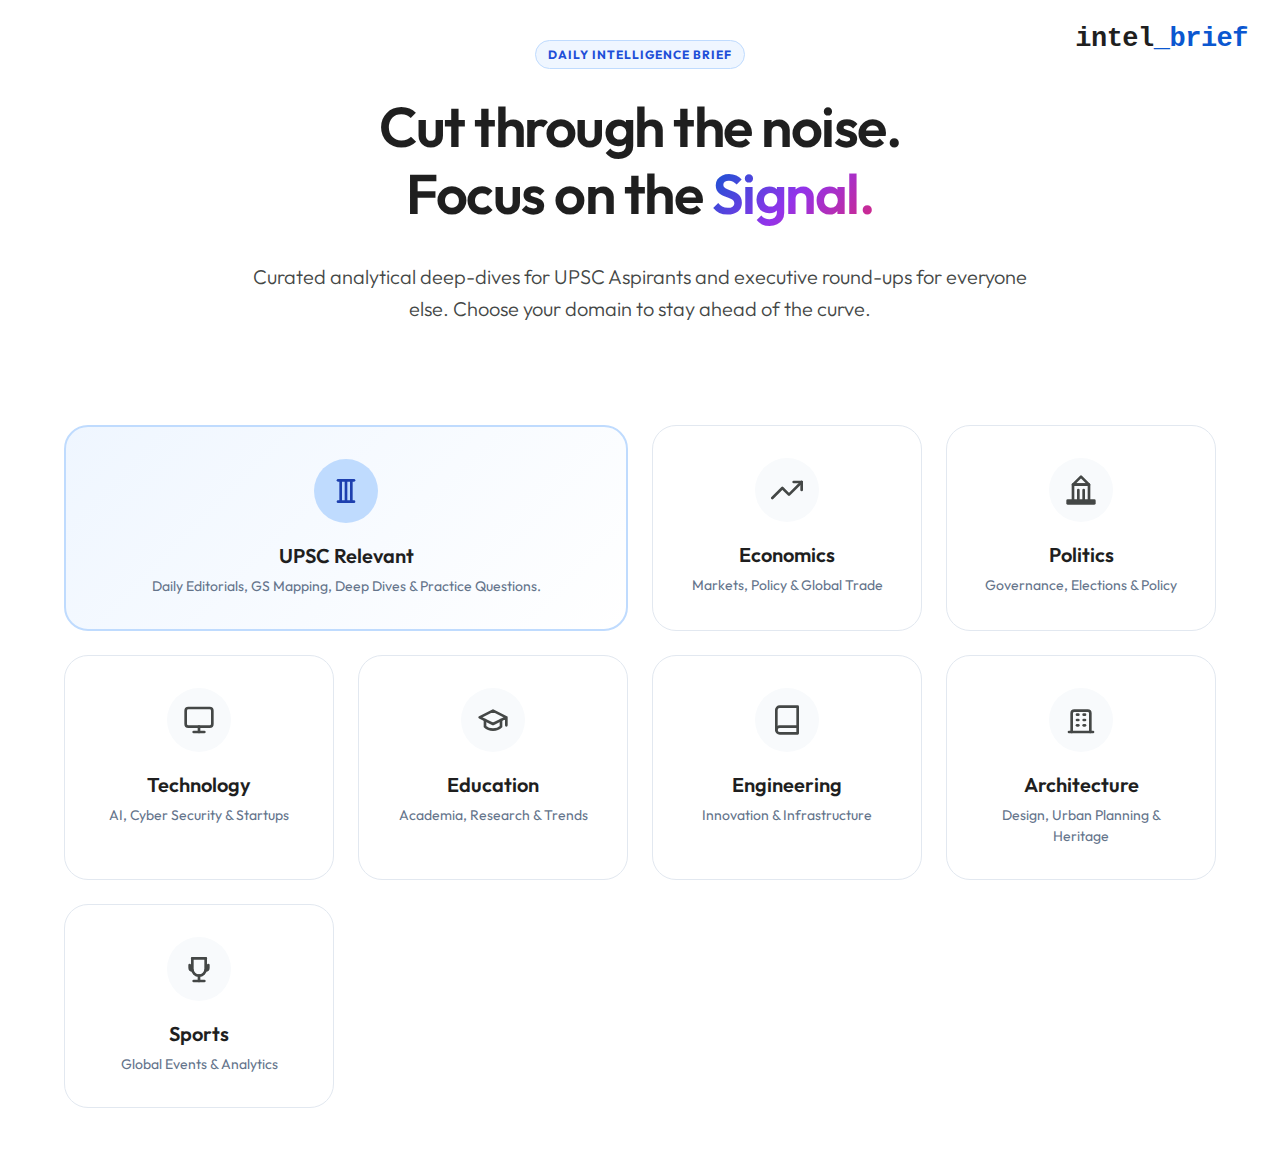
<file: index.html>
<!DOCTYPE html>
<html lang="en">
<head>
    <meta charset="UTF-8">
    <meta name="viewport" content="width=device-width, initial-scale=1.0">
    <title>News Hub | Choose Your Feed</title>
    <link href="https://fonts.googleapis.com/css2?family=Outfit:wght@300;400;500;600;700&display=swap" rel="stylesheet">
    
    <link rel="stylesheet" href="styles.css">
</head>
<body>
    <div class="logo">
        <a href="index.html" class="top-logo">intel<span class="logo-accent">_brief</span></a>
    </div>
    <div class="main-container">
        
        <div class="hero">
            <span class="hero-badge">Daily Intelligence Brief</span>
            <h1>Cut through the noise.<br>Focus on the <span class="highlight-text">Signal.</span></h1>
            <p>Curated analytical deep-dives for UPSC Aspirants and executive round-ups for everyone else. Choose your domain to stay ahead of the curve.</p>
        </div>

        <div class="category-grid">
            <a href="../UPSC Relevant Section/index.html" class="card upsc-card">
                <div class="card-icon">
                    <svg xmlns="http://www.w3.org/2000/svg" width="32" height="32" viewBox="0 0 24 24" fill="none" stroke="currentColor" stroke-width="2" stroke-linecap="round" stroke-linejoin="round">
                        <path d="M6 4h12"/>
                        <path d="M6 20h12"/>
                        <path d="M8 4v16"/>
                        <path d="M16 4v16"/>
                        <path d="M12 4v16"/>
                    </svg>
                </div>

                <h3>UPSC Relevant</h3>
                <p>Daily Editorials, GS Mapping, Deep Dives & Practice Questions.</p>
            </a>

            <!-- Economics -->
            <a href="../General News/index.html?category=Economics" class="card">
                <div class="card-icon">
                    <svg xmlns="http://www.w3.org/2000/svg" width="32" height="32" viewBox="0 0 24 24" fill="none" stroke="currentColor" stroke-width="2" stroke-linecap="round" stroke-linejoin="round">
                        <polyline points="23 6 13.5 15.5 8.5 10.5 1 18"></polyline>
                        <polyline points="17 6 23 6 23 12"></polyline>
                    </svg>
                </div>
                <h3>Economics</h3>
                <p>Markets, Policy & Global Trade</p>
            </a>

            <!-- Politics -->
            <a href="../General News/index.html?category=Politics" class="card">
                <div class="card-icon">
                    <!-- Icon: Capitol Building (Governance) -->
                    <svg xmlns="http://www.w3.org/2000/svg" width="32" height="32" viewBox="0 0 24 24" fill="none" stroke="currentColor" stroke-width="2" stroke-linecap="round" stroke-linejoin="round">
                        <rect x="2" y="20" width="20" height="2"/>
                        <path d="M6 20V8h12v12"/>
                        <path d="M12 2L6 8h12l-6-6z"/>
                        <line x1="10" y1="20" x2="10" y2="12"/>
                        <line x1="14" y1="20" x2="14" y2="12"/>
                    </svg>
                </div>
                <h3>Politics</h3>
                <p>Governance, Elections & Policy</p>
            </a>

            <!-- Technology -->
            <a href="../General News/index.html?category=Technology"  class="card">
                <div class="card-icon">
                    <svg xmlns="http://www.w3.org/2000/svg" width="32" height="32" viewBox="0 0 24 24" fill="none" stroke="currentColor" stroke-width="2" stroke-linecap="round" stroke-linejoin="round"><rect x="2" y="3" width="20" height="14" rx="2" ry="2"></rect><line x1="8" y1="21" x2="16" y2="21"></line><line x1="12" y1="17" x2="12" y2="21"></line></svg>
                </div>
                <h3>Technology</h3>
                <p>AI, Cyber Security & Startups</p>
            </a>

            <!-- Education -->
            <a href="../General News/index.html?category=Education"  class="card">
                <div class="card-icon">
                    <svg xmlns="http://www.w3.org/2000/svg" width="32" height="32" viewBox="0 0 24 24" fill="none" stroke="currentColor" stroke-width="2" stroke-linecap="round" stroke-linejoin="round"><path d="M22 10v6M2 10l10-5 10 5-10 5z"/><path d="M6 12v5c3 3 9 3 12 0v-5"/></svg>
                </div>
                <h3>Education</h3>
                <p>Academia, Research & Trends</p>
            </a>

            <!-- Engineering -->
            <a href="../General News/index.html?category=Engineering"  class="card">
                <div class="card-icon">
                    <!-- Icon: Book (Engineering) -->
                    <svg xmlns="http://www.w3.org/2000/svg" width="32" height="32" viewBox="0 0 24 24" fill="none" stroke="currentColor" stroke-width="2" stroke-linecap="round" stroke-linejoin="round">
                        <path d="M4 19.5A2.5 2.5 0 0 1 6.5 17H20"></path>
                        <path d="M6.5 2H20v20H6.5A2.5 2.5 0 0 1 4 19.5v-15A2.5 2.5 0 0 1 6.5 2z"></path>
                    </svg>
                </div>
                <h3>Engineering</h3>
                <p>Innovation & Infrastructure</p>
            </a>

            <!-- Architecture -->
            <a href="../General News/index.html?category=Architecture"  class="card">
                <div class="card-icon">
                    <svg xmlns="http://www.w3.org/2000/svg" width="32" height="32" viewBox="0 0 24 24" fill="none" stroke="currentColor" stroke-width="2" stroke-linecap="round" stroke-linejoin="round"><path d="M3 21h18"/><path d="M9 8h1"/><path d="M9 12h1"/><path d="M9 16h1"/><path d="M14 8h1"/><path d="M14 12h1"/><path d="M14 16h1"/><path d="M5 21V7c0-1.1.9-2 2-2h10c1.1 0 2 .9 2 2v14"/></svg>
                </div>
                <h3>Architecture</h3>
                <p>Design, Urban Planning & Heritage</p>
            </a>

            <!-- Sports -->
            <a href="../General News/index.html?category=Sports"  class="card">
                <div class="card-icon">
                    <!-- Icon: Trophy -->
                    <svg xmlns="http://www.w3.org/2000/svg" width="32" height="32" viewBox="0 0 24 24" fill="none" stroke="currentColor" stroke-width="2" stroke-linecap="round" stroke-linejoin="round">
                        <path d="M8 21h8"/>
                        <path d="M12 17v4"/>
                        <path d="M7 4h10"/>
                        <path d="M17 4v8a5 5 0 0 1-10 0V4"/>
                        <path d="M5 9v2a2 2 0 0 0 2 2"/>
                        <path d="M19 9v2a2 2 0 0 1-2 2"/>
                    </svg>
                </div>
                <h3>Sports</h3>
                <p>Global Events & Analytics</p>
            </a>

        </div>
    </div>

</body>
</html>
</file>
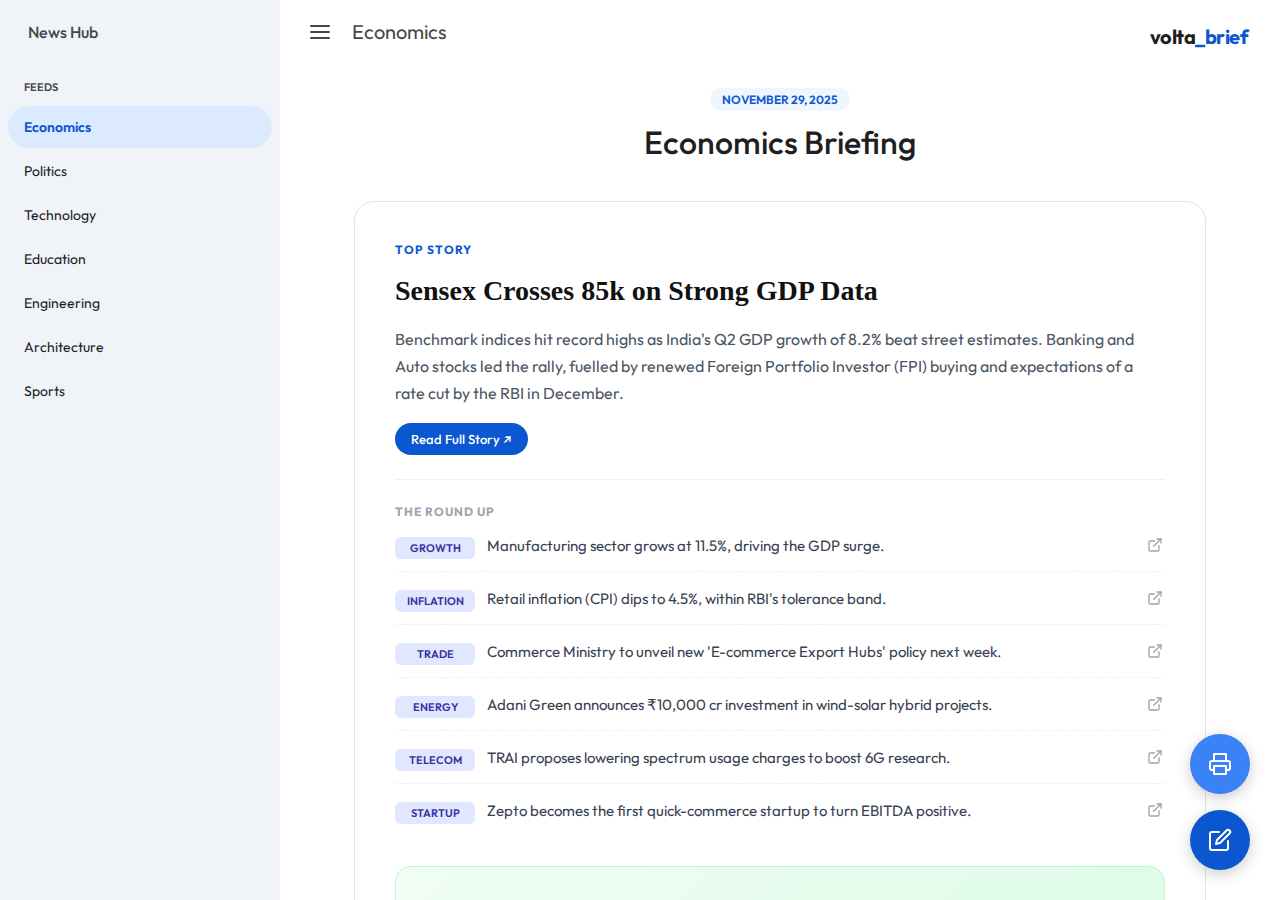
<file: General News/index.html>
<!DOCTYPE html>
<html lang="en">
<head>
    <meta charset="UTF-8">
    <meta name="viewport" content="width=device-width, initial-scale=1.0">
    <title>Daily News Brief | volta_brief</title>
    <link href="https://fonts.googleapis.com/css2?family=Outfit:wght@300;400;500;600&family=Roboto:wght@300;400;500;700&display=swap" rel="stylesheet">
    
    <script src="database.js"></script>
    <link rel="stylesheet" href="styles.css">
</head>

<body>
    <!-- Logo -->
    <a href="index.html" class="top-logo">volta<span class="logo-accent">_brief</span></a>

    <!-- Highlighter Tooltip -->
    <div id="highlight-tooltip">
        <div class="color-btn" style="background: #fef08a;" onclick="applyHighlight('#fef08a')"></div>
        <div class="color-btn" style="background: #bbf7d0;" onclick="applyHighlight('#bbf7d0')"></div>
        <div class="color-btn" style="background: #bfdbfe;" onclick="applyHighlight('#bfdbfe')"></div>
        <div class="color-btn" style="background: #fbcfe8;" onclick="applyHighlight('#fbcfe8')"></div>
        <div class="color-btn remove" onclick="removeHighlight()">&times;</div>
    </div>

    <!-- Floating Notepad -->
    <div id="notepad-container">
        <div class="notepad-header">
            <span class="notepad-title">My Notes</span>
            <div class="notepad-actions">
                <button onclick="downloadNotes()" title="Download PDF"><svg xmlns="http://www.w3.org/2000/svg" width="18" height="18" viewBox="0 0 24 24" fill="none" stroke="currentColor" stroke-width="2" stroke-linecap="round" stroke-linejoin="round"><path d="M21 15v4a2 2 0 0 1-2 2H5a2 2 0 0 1-2-2v-4"></path><polyline points="7 10 12 15 17 10"></polyline><line x1="12" y1="15" x2="12" y2="3"></line></svg></button>
                <button onclick="toggleNotepad()" title="Close"><svg xmlns="http://www.w3.org/2000/svg" width="18" height="18" viewBox="0 0 24 24" fill="none" stroke="currentColor" stroke-width="2" stroke-linecap="round" stroke-linejoin="round"><line x1="18" y1="6" x2="6" y2="18"></line><line x1="6" y1="6" x2="18" y2="18"></line></svg></button>
            </div>
        </div>
        <textarea id="notepad-area" placeholder="Type your notes here... (Saved automatically)"></textarea>
    </div>

    <!-- Floating Action Buttons -->
    <div class="fab-container">
        <div id="pdf-fab" class="fab" onclick="downloadBulletinPDF()" title="Print Bulletin to PDF">
            <svg xmlns="http://www.w3.org/2000/svg" width="24" height="24" viewBox="0 0 24 24" fill="none" stroke="currentColor" stroke-width="2" stroke-linecap="round" stroke-linejoin="round"><polyline points="6 9 6 2 18 2 18 9"></polyline><path d="M6 18H4a2 2 0 0 1-2-2v-5a2 2 0 0 1 2-2h16a2 2 0 0 1 2 2v5a2 2 0 0 1-2 2h-2"></path><rect x="6" y="14" width="12" height="8"></rect></svg>
        </div>
        <div id="notepad-fab" class="fab" onclick="toggleNotepad()" title="Open Notepad">
            <svg xmlns="http://www.w3.org/2000/svg" width="24" height="24" viewBox="0 0 24 24" fill="none" stroke="currentColor" stroke-width="2" stroke-linecap="round" stroke-linejoin="round"><path d="M11 4H4a2 2 0 0 0-2 2v14a2 2 0 0 0 2 2h14a2 2 0 0 0 2-2v-7"></path><path d="M18.5 2.5a2.121 2.121 0 0 1 3 3L12 15l-4 1 1-4 9.5-9.5z"></path></svg>
        </div>
    </div>

    <!-- Mobile Overlay -->
    <div id="mobile-overlay" onclick="toggleSidebar()"></div>

    <!-- Sidebar -->
    <aside id="sidebar">
        <div class="sidebar-header">
            <button onclick="toggleSidebar()" class="btn-icon" style="display: none;">
               <svg xmlns="http://www.w3.org/2000/svg" width="24" height="24" viewBox="0 0 24 24" fill="none" stroke="currentColor" stroke-width="2" stroke-linecap="round" stroke-linejoin="round"><line x1="18" y1="6" x2="6" y2="18"></line><line x1="6" y1="6" x2="18" y2="18"></line></svg>
            </button>
            <div class="brand-text" style="margin-left: 12px;">News Hub</div>
        </div>
        
        <div class="category-container">
            <div class="category-label">Feeds</div>
            <div id="categoryList">
                <!-- Injected by JS -->
            </div>
        </div>
    </aside>

    <!-- Main Content -->
    <main>
        <header>
            <div class="header-title">
                <button onclick="toggleSidebar()" class="btn-icon">
                    <svg xmlns="http://www.w3.org/2000/svg" width="24" height="24" viewBox="0 0 24 24" fill="none" stroke="currentColor" stroke-width="2" stroke-linecap="round" stroke-linejoin="round"><line x1="3" y1="12" x2="21" y2="12"></line><line x1="3" y1="6" x2="21" y2="6"></line><line x1="3" y1="18" x2="21" y2="18"></line></svg>
                </button>
                <span id="headerCategory">News</span>
            </div>
        </header>

        <div id="content-scroll">
            <div class="container">
                <div class="page-header">
                    <span id="displayDate" class="date-badge">Today</span>
                    <h2 id="displayHeadline" class="main-headline">Loading...</h2>
                </div>
                
                <div id="bulletinContainer">
                    <!-- Bulletin Card Injected Here -->
                </div>
                
            </div>
        </div>
    </main>

    <script src="scripts.js"></script>
</body>

</html>
</file>
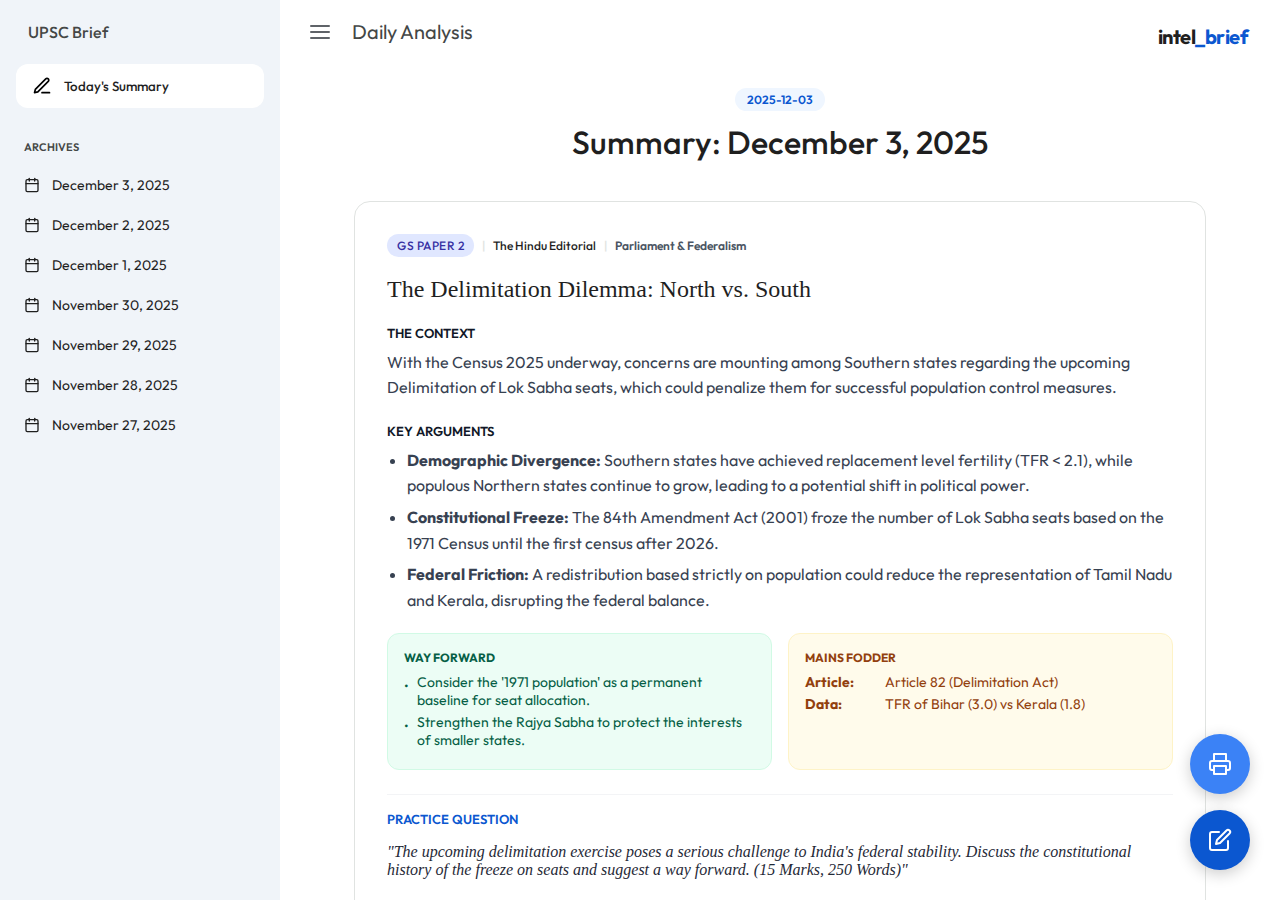
<file: UPSC Relevant Section/index.html>
<!DOCTYPE html>
<html lang="en">
<head>
    <meta charset="UTF-8">
    <meta name="viewport" content="width=device-width, initial-scale=1.0">
    <title> UPSC Daily Brief | intel_brief </title>
    <link href="https://fonts.googleapis.com/css2?family=Outfit:wght@300;400;500;600&family=Roboto:wght@300;400;500;700&display=swap" rel="stylesheet">
    
    <script src="database.js"></script>
    <link rel="stylesheet" href="styles.css">
</head>
<body>
    <a href="index.html" class="top-logo">intel<span class="logo-accent">_brief</span></a>

    <!-- Highlighter Tooltip -->
    <div id="highlight-tooltip">
        <div class="color-btn" style="background: #fef08a;" onclick="applyHighlight('#fef08a')"></div>
        <div class="color-btn" style="background: #bbf7d0;" onclick="applyHighlight('#bbf7d0')"></div>
        <div class="color-btn" style="background: #bfdbfe;" onclick="applyHighlight('#bfdbfe')"></div>
        <div class="color-btn" style="background: #fbcfe8;" onclick="applyHighlight('#fbcfe8')"></div>
        <div class="color-btn remove" onclick="removeHighlight()">&times;</div>
    </div>

    <!-- Floating Notepad -->
    <div id="notepad-container">
        <div class="notepad-header">
            <span class="notepad-title">My Notes</span>
            <div class="notepad-actions">
                <button onclick="downloadNotes()" title="Download PDF">
                    <svg xmlns="http://www.w3.org/2000/svg" width="18" height="18" viewBox="0 0 24 24" fill="none" stroke="currentColor" stroke-width="2" stroke-linecap="round" stroke-linejoin="round"><path d="M21 15v4a2 2 0 0 1-2 2H5a2 2 0 0 1-2-2v-4"></path><polyline points="7 10 12 15 17 10"></polyline><line x1="12" y1="15" x2="12" y2="3"></line></svg>
                </button>
                <button onclick="toggleNotepad()" title="Close">
                    <svg xmlns="http://www.w3.org/2000/svg" width="18" height="18" viewBox="0 0 24 24" fill="none" stroke="currentColor" stroke-width="2" stroke-linecap="round" stroke-linejoin="round"><line x1="18" y1="6" x2="6" y2="18"></line><line x1="6" y1="6" x2="18" y2="18"></line></svg>
                </button>
            </div>
        </div>
        <textarea id="notepad-area" placeholder="Type your notes here... (Saved automatically)"></textarea>
    </div>

    <!-- Floating Action Buttons -->
    <div class="fab-container">
        <div id="pdf-fab" class="fab" onclick="downloadArticlesPDF()" title="Print Articles to PDF">
            <svg xmlns="http://www.w3.org/2000/svg" width="24" height="24" viewBox="0 0 24 24" fill="none" stroke="currentColor" stroke-width="2" stroke-linecap="round" stroke-linejoin="round"><polyline points="6 9 6 2 18 2 18 9"></polyline><path d="M6 18H4a2 2 0 0 1-2-2v-5a2 2 0 0 1 2-2h16a2 2 0 0 1 2 2v5a2 2 0 0 1-2 2h-2"></path><rect x="6" y="14" width="12" height="8"></rect></svg>
        </div>
        <div id="notepad-fab" class="fab" onclick="toggleNotepad()" title="Open Notepad">
            <svg xmlns="http://www.w3.org/2000/svg" width="24" height="24" viewBox="0 0 24 24" fill="none" stroke="currentColor" stroke-width="2" stroke-linecap="round" stroke-linejoin="round"><path d="M11 4H4a2 2 0 0 0-2 2v14a2 2 0 0 0 2 2h14a2 2 0 0 0 2-2v-7"></path><path d="M18.5 2.5a2.121 2.121 0 0 1 3 3L12 15l-4 1 1-4 9.5-9.5z"></path></svg>
        </div>
    </div>

    <!-- Deep Dive Modal -->
    <div id="deepDiveModal" class="modal-overlay" onclick="closeModal(event)">
        <div class="modal-content" onclick="event.stopPropagation()">
            <div class="modal-header">
                <h2 id="modalTitle" class="modal-title">Article Title</h2>
                <button class="modal-close" onclick="closeModalDirect()">&times;</button>
            </div>
            <div id="modalBody" class="modal-body"></div>
        </div>
    </div>

    <!-- Mobile Overlay for Sidebar -->
    <div id="mobile-overlay" onclick="toggleSidebar()"></div>

    <!-- Sidebar -->
    <aside id="sidebar">
        <div class="sidebar-header">
            <button onclick="toggleSidebar()" class="btn-icon" style="display: none;">
               <svg xmlns="http://www.w3.org/2000/svg" width="24" height="24" viewBox="0 0 24 24" fill="none" stroke="currentColor" stroke-width="2" stroke-linecap="round" stroke-linejoin="round"><line x1="18" y1="6" x2="6" y2="18"></line><line x1="6" y1="6" x2="18" y2="18"></line></svg>
            </button>
            <div class="brand-text" style="margin-left: 12px;">UPSC Brief</div>
        </div>
        
        <div class="action-btn-container">
            <button onclick="goToToday()" class="action-btn">
                <svg xmlns="http://www.w3.org/2000/svg" width="20" height="20" viewBox="0 0 24 24" fill="none" stroke="#000" stroke-width="2" stroke-linecap="round" stroke-linejoin="round"><path d="M12 20h9"/><path d="M16.5 3.5a2.121 2.121 0 0 1 3 3L7 19l-4 1 1-4L16.5 3.5z"/></svg>
                Today's Summary
            </button>
        </div>
        <div class="archive-container">
            <div class="archive-label">Archives</div>
            <div id="archiveList"></div>
        </div>
    </aside>

    <!-- Main Content -->
    <main>
        <header>
            <div class="header-title">
                <button onclick="toggleSidebar()" class="btn-icon">
                    <svg xmlns="http://www.w3.org/2000/svg" width="24" height="24" viewBox="0 0 24 24" fill="none" stroke="#5f6368" stroke-width="2" stroke-linecap="round" stroke-linejoin="round"><line x1="3" y1="12" x2="21" y2="12"></line><line x1="3" y1="6" x2="21" y2="6"></line><line x1="3" y1="18" x2="21" y2="18"></line></svg>
                </button>
                <span>Daily Analysis</span>
            </div>
        </header>

        <div id="content-scroll">
            <div class="container">
                <div class="page-header">
                    <span id="displayDate" class="date-badge">Today</span>
                    <h2 id="displayHeadline" class="main-headline">Daily Summary</h2>
                </div>
                <div id="articlesContainer"></div>
            </div>
        </div>
    </main>

    <script src="scripts.js"></script>
</body>

</html>
</file>
<file: styles.css>
:root {
            --bg-color: #ffffff;
            --text-primary: #1f1f1f;
            --text-secondary: #444746;
            --card-bg: #f8fafc;
            --card-hover: #eff6ff;
            --accent-blue: #0b57d0;
            --border-color: #e2e8f0;
            --font-main: 'Outfit', sans-serif;
            /* fallback monospace font used by the top logo */
            --font-mono: ui-monospace, SFMono-Regular, Menlo, Monaco, "Roboto Mono", "Segoe UI Mono", monospace;
        }

        * { box-sizing: border-box; }
        body { margin: 0; font-family: var(--font-main); background: var(--bg-color); color: var(--text-primary); }

        /*Logo*/
        .top-logo {
            position: absolute;
            top: 24px;
            right: 32px;
            font-family: var(--font-mono);
            font-size: 27px;
            font-weight: 700;
            color: var(--text-primary);
            text-decoration: none;
            z-index: 100;
            letter-spacing: -0.5px;
        }
        .logo-accent { color: var(--accent-blue); }

        /* Container */
        .main-container {
            max-width: 1200px;
            margin: 0 auto;
            padding: 40px 24px;
            min-height: 100vh;
            display: flex;
            flex-direction: column;
            justify-content: center;
        }

        /* Hero Section */
        .hero {
            text-align: center;
            margin-bottom: 80px;
            animation: fadeIn 0.8s ease-out;
            max-width: 800px;
            margin-left: auto;
            margin-right: auto;
        }
        
        .hero-badge {
            display: inline-block;
            background: #eff6ff;
            color: #1d4ed8;
            font-size: 12px;
            font-weight: 700;
            text-transform: uppercase;
            letter-spacing: 1px;
            padding: 6px 12px;
            border-radius: 50px;
            margin-bottom: 24px;
            border: 1px solid #bfdbfe;
        }

        .hero h1 {
            font-size: 56px;
            font-weight: 600;
            margin: 0 0 24px 0;
            line-height: 1.2; /* Increased line-height slightly for better readability */
            letter-spacing: -1.5px;
            color: #1f1f1f;
        }
        
        /* Gradient Text Effect */
        .highlight-text {
            background: linear-gradient(135deg, #0b57d0 0%, #9333ea 50%, #db2777 100%);
            background-clip: text;
            -webkit-text-fill-color: transparent;
            display: inline-block;
            padding-bottom: 10px; /* Added to prevent descender clipping */
        }

        .hero p {
            font-size: 20px;
            color: var(--text-secondary);
            line-height: 1.6;
            margin: 0 auto;
            font-weight: 300;
        }

        /* Grid */
        .category-grid {
            display: grid;
            grid-template-columns: repeat(auto-fit, minmax(260px, 1fr));
            gap: 24px;
            padding: 20px 0;
        }

        /* Cards */
        .card {
            background: #fff;
            border: 1px solid var(--border-color);
            border-radius: 24px;
            padding: 32px;
            cursor: pointer;
            transition: all 0.3s cubic-bezier(0.4, 0, 0.2, 1);
            display: flex;
            flex-direction: column;
            align-items: center;
            text-align: center;
            text-decoration: none;
            color: inherit;
            position: relative;
            overflow: hidden;
        }

        .card:hover {
            transform: translateY(-5px);
            box-shadow: 0 12px 24px rgba(0,0,0,0.06);
            border-color: #bfdbfe;
        }

        .card-icon {
            width: 64px;
            height: 64px;
            background: var(--card-bg);
            border-radius: 50%;
            display: flex;
            align-items: center;
            justify-content: center;
            margin-bottom: 20px;
            color: var(--text-secondary);
            transition: all 0.3s ease;
        }

        .card:hover .card-icon {
            background: #dbeafe;
            color: var(--accent-blue);
            transform: scale(1.1);
        }

        .card h3 {
            margin: 0 0 8px 0;
            font-size: 20px;
            font-weight: 600;
        }

        .card p {
            margin: 0;
            font-size: 14px;
            color: #64748b;
            line-height: 1.5;
        }

        /* Special UPSC Card Styling */
        .card.upsc-card {
            background: linear-gradient(135deg, #eff6ff 0%, #ffffff 100%);
            border: 2px solid #bfdbfe;
            grid-column: span 2; /* Make it wider on large screens */
        }
        
        @media (max-width: 768px) {
            .card.upsc-card { grid-column: span 1; }
            .hero h1 { font-size: 36px; }
        }

        .card.upsc-card .card-icon {
            background: #bfdbfe;
            color: #1e40af;
        }
        
        .card.upsc-card:hover {
            box-shadow: 0 12px 30px rgba(11, 87, 208, 0.15);
            border-color: var(--accent-blue);
        }

        /* Animations */
        @keyframes fadeIn {
            from { opacity: 0; transform: translateY(20px); }
            to { opacity: 1; transform: translateY(0); }
        }

        .card { animation: fadeIn 0.6s ease-out backwards; }
        /* Staggered delay for cards */
        .card:nth-child(1) { animation-delay: 0.1s; }
        .card:nth-child(2) { animation-delay: 0.2s; }
        .card:nth-child(3) { animation-delay: 0.3s; }
        .card:nth-child(4) { animation-delay: 0.4s; }
        .card:nth-child(5) { animation-delay: 0.5s; }
        .card:nth-child(6) { animation-delay: 0.6s; }
        .card:nth-child(7) { animation-delay: 0.7s; }
        .card:nth-child(8) { animation-delay: 0.8s; }
</file>
<file: General News/styles.css>
:root {
            --bg-color: #ffffff;
            --sidebar-bg: #f0f4f9;
            --text-primary: #1f1f1f;
            --text-secondary: #444746;
            --border-color: #e0e3e1;
            --hover-bg: #dfe4ea;
            --accent-blue: #0b57d0;
            --font-main: 'Outfit', sans-serif;
            --font-serif: 'Georgia', serif;
            
            --tag-bg: #e0e7ff;
            --tag-text: #3730a3;
            --green-bg: #ecfdf5;
            --green-text: #065f46;
        }

        * { box-sizing: border-box; }
        body { margin: 0; font-family: var(--font-main); background: var(--bg-color); color: var(--text-primary); height: 100vh; display: flex; overflow: hidden; }

        /* Scrollbar */
        ::-webkit-scrollbar { width: 8px; }
        ::-webkit-scrollbar-track { background: transparent; }
        ::-webkit-scrollbar-thumb { background: #c4c7c5; border-radius: 4px; }
        ::-webkit-scrollbar-thumb:hover { background: #8e918f; }

        /*Logo*/
        .top-logo {
            position: absolute;
            top: 24px;
            right: 32px;
            font-family: var(--font-mono);
            font-size: 20px;
            font-weight: 700;
            color: var(--text-primary);
            text-decoration: none;
            z-index: 100;
            letter-spacing: -0.5px;
        }

        .logo-accent { color: var(--accent-blue); }

        /* Sidebar */
        #sidebar { 
            width: 280px; 
            background: var(--sidebar-bg); 
            display: flex; 
            flex-direction: column; 
            flex-shrink: 0; 
            transition: width 0.3s cubic-bezier(0.4, 0, 0.2, 1); 
            z-index: 50; 
            overflow: hidden;
            white-space: nowrap;
        }
        body.sidebar-collapsed #sidebar { width: 0; }
        
        /* Mobile Overlay */
        #mobile-overlay { position: fixed; top: 0; left: 0; right: 0; bottom: 0; background: rgba(0,0,0,0.4); z-index: 40; display: none; }
        body.mobile-sidebar-open #mobile-overlay { display: block; }
        
        @media (max-width: 1024px) {
            #sidebar { position: fixed; height: 100%; left: 0; top: 0; transform: translateX(-100%); width: 280px; transition: transform 0.3s cubic-bezier(0.4, 0, 0.2, 1); }
            body.mobile-sidebar-open #sidebar { transform: translateX(0); }
            body.sidebar-collapsed #sidebar { width: 280px; }
        }

        /* Sidebar Elements */
        .sidebar-header { padding: 16px; display: flex; align-items: center; min-height: 64px; }
        .btn-icon { background: none; border: none; cursor: pointer; padding: 8px; border-radius: 50%; color: var(--text-secondary); display: flex; align-items: center; justify-content: center; min-width: 40px; min-height: 40px; }
        .btn-icon:hover { background: var(--hover-bg); }
        .brand-text { margin-left: 8px; font-weight: 500; color: var(--text-secondary); opacity: 1; }
        
        /* Category List */
        .category-container { flex: 1; overflow-y: auto; padding: 8px; }
        .category-label { padding: 8px 16px; font-size: 11px; font-weight: 600; text-transform: uppercase; color: var(--text-secondary); margin-bottom: 4px; }
        .category-item { display: flex; align-items: center; gap: 12px; padding: 12px 16px; border-radius: 50px; cursor: pointer; font-size: 14px; margin-bottom: 2px; color: var(--text-primary); transition: all 0.2s; }
        .category-item:hover { background: var(--hover-bg); }
        .category-item.active { background: #dbeafe; color: var(--accent-blue); font-weight: 600; }
        .category-item svg { flex-shrink: 0; width: 18px; height: 18px; }

        /* Main Content */
        main { flex: 1; display: flex; flex-direction: column; width: 100%; position: relative; }
        header { height: 64px; display: flex; align-items: center; justify-content: space-between; padding: 0 20px; position: sticky; top: 0; background: rgba(255,255,255,0.95); z-index: 10; border-bottom: 1px solid transparent; }
        .header-title { display: flex; align-items: center; gap: 12px; font-size: 20px; color: var(--text-secondary); }
        .user-avatar { width: 32px; height: 32px; border-radius: 50%; background: var(--accent-blue); color: white; display: flex; align-items: center; justify-content: center; font-weight: bold; font-size: 14px; }
        
        #content-scroll { flex: 1; overflow-y: auto; padding-bottom: 40px; }
        .container { max-width: 900px; margin: 0 auto; padding: 24px; width: 100%; }
        .page-header { text-align: center; margin-bottom: 40px; }
        .date-badge { display: inline-block; background: #eff6ff; color: var(--accent-blue); padding: 4px 12px; border-radius: 50px; font-size: 12px; font-weight: 600; text-transform: uppercase; margin-bottom: 12px; }
        .main-headline { font-size: 32px; font-weight: 500; margin: 0; line-height: 1.2; }

        /* Bulletin Card Style */
        .bulletin-card { background: white; border: 1px solid var(--border-color); border-radius: 20px; padding: 40px; margin-bottom: 32px; position: relative; overflow: hidden; }
        
        /* Hero Section inside Card */
        .news-hero { padding-bottom: 24px; border-bottom: 1px solid #f0f0f0; margin-bottom: 24px; }
        .news-hero h2 { font-family: var(--font-serif); font-size: 28px; color: #111; margin-top: 0; margin-bottom: 16px; line-height: 1.3; }
        .news-hero p { font-size: 16px; line-height: 1.7; color: #4b5563; margin: 0; margin-bottom: 16px; }
        
        .source-link-btn {
            display: inline-flex; align-items: center; gap: 6px;
            background-color: var(--accent-blue); color: white;
            padding: 8px 16px; border-radius: 50px;
            text-decoration: none; font-size: 13px; font-weight: 500;
            transition: background-color 0.2s;
        }
        .source-link-btn:hover { background-color: #0842a0; }

        /* Round Up Section */
        .roundup-section { margin-bottom: 30px; }
        .section-label { display: block; font-size: 12px; font-weight: 700; text-transform: uppercase; letter-spacing: 1px; color: #9ca3af; margin-bottom: 16px; }
        
        .bullet-item { display: flex; align-items: flex-start; gap: 12px; margin-bottom: 16px; padding-bottom: 12px; border-bottom: 1px dashed #f0f0f0; }
        .bullet-item:last-child { border-bottom: none; }
        
        .bullet-tag { 
            background: var(--tag-bg); color: var(--tag-text); 
            padding: 4px 10px; border-radius: 6px; 
            font-size: 11px; font-weight: 600; text-transform: uppercase; 
            min-width: 80px; text-align: center; margin-top: 2px;
        }
        .bullet-text { font-size: 15px; color: #374151; line-height: 1.5; flex: 1; }
        
        .bullet-link-icon {
            color: #9ca3af; transition: color 0.2s;
            display: flex; align-items: center; padding: 2px;
        }
        .bullet-link-icon:hover { color: var(--accent-blue); }

        /* Stat Box */
        .stat-box { 
            background: linear-gradient(135deg, #f0fdf4 0%, #dcfce7 100%); 
            padding: 24px; border-radius: 16px; text-align: center; 
            border: 1px solid #bbf7d0; 
            margin-top: 20px;
            position: relative;
            cursor: help; /* Interaction hint */
            overflow: hidden;
        }
        .stat-val { font-size: 36px; font-weight: 700; color: #166534; display: block; margin-bottom: 4px; transition: transform 0.3s; }
        .stat-label { font-size: 13px; font-weight: 600; text-transform: uppercase; color: #15803d; letter-spacing: 0.5px; transition: transform 0.3s; }

        /* Stat Hover Overlay */
        .stat-overlay {
            position: absolute;
            top: 0; left: 0; width: 100%; height: 100%;
            background: #166534; /* Solid dark green */
            color: white;
            display: flex;
            align-items: center;
            justify-content: center;
            padding: 24px;
            opacity: 0;
            transition: opacity 0.3s ease;
            text-align: center;
            font-size: 15px;
            line-height: 1.5;
            pointer-events: none; /* Let clicks pass through if needed, though cursor is help */
        }
        
        .stat-box:hover .stat-overlay { opacity: 1; }

        .disclaimer { text-align: center; font-size: 12px; color: #9ca3af; padding-bottom: 32px; margin-top: 40px; }

        /* --- NOTEPAD & HIGHLIGHTER STYLES (Copied for consistency) --- */
        .fab-container { position: fixed; bottom: 30px; right: 30px; display: flex; flex-direction: column; gap: 16px; z-index: 90; align-items: center; }
        .fab { width: 60px; height: 60px; border-radius: 50%; display: flex; align-items: center; justify-content: center; box-shadow: 0 4px 15px rgba(0, 0, 0, 0.2); cursor: pointer; transition: transform 0.2s; color: white; }
        .fab:hover { transform: scale(1.05); }
        #notepad-fab { background-color: var(--accent-blue); }
        #pdf-fab { background-color: #3b82f6; }
        
        #notepad-container { position: fixed; bottom: 170px; right: 30px; width: 320px; height: 450px; background: white; border-radius: 20px; box-shadow: 0 8px 30px rgba(0,0,0,0.15); display: flex; flex-direction: column; z-index: 90; transform: scale(0.9) translateY(20px); opacity: 0; pointer-events: none; transition: all 0.2s cubic-bezier(0.34, 1.56, 0.64, 1); border: 1px solid var(--border-color); }
        #notepad-container.active { transform: scale(1) translateY(0); opacity: 1; pointer-events: auto; }
        .notepad-header { padding: 16px; border-bottom: 1px solid #f0f0f0; display: flex; justify-content: space-between; align-items: center; background: #f8fafc; border-radius: 20px 20px 0 0; }
        .notepad-title { font-weight: 600; color: var(--text-primary); font-size: 16px; }
        .notepad-actions button { background: none; border: none; cursor: pointer; color: var(--text-secondary); padding: 4px; margin-left: 4px; }
        #notepad-area { flex: 1; border: none; padding: 16px; font-family: 'Roboto', sans-serif; font-size: 14px; resize: none; outline: none; background: #fff; }

        /* Highlighter Tooltip */
        #highlight-tooltip { position: absolute; background: white; padding: 8px 12px; border-radius: 50px; box-shadow: 0 4px 15px rgba(0,0,0,0.15); display: flex; gap: 8px; z-index: 80; opacity: 0; pointer-events: none; transition: opacity 0.2s; border: 1px solid var(--border-color); }
        #highlight-tooltip.active { opacity: 1; pointer-events: auto; }
        .color-btn { width: 24px; height: 24px; border-radius: 50%; cursor: pointer; border: 2px solid transparent; transition: transform 0.1s; }
        .color-btn:hover { transform: scale(1.2); border-color: #ddd; }
        .color-btn.remove { background: #fff; border: 1px solid #ddd; display: flex; align-items: center; justify-content: center; font-size: 16px; color: #666; }
        .highlight-span { border-radius: 4px; padding: 2px 0; cursor: pointer; transition: background-color 0.2s; }
        .highlight-span:hover { filter: brightness(0.95); }
</file>
<file: UPSC Relevant Section/styles.css>
:root {
            --bg-color: #ffffff;
            --sidebar-bg: #f0f4f9;
            --text-primary: #1f1f1f;
            --text-secondary: #444746;
            --border-color: #e0e3e1;
            --hover-bg: #dfe4ea;
            --accent-blue: #0b57d0;
            --font-main: 'Outfit', sans-serif;
            --font-serif: 'Georgia', serif;
            
            --tag-bg: #e0e7ff;
            --tag-text: #3730a3;
            --green-bg: #ecfdf5;
            --green-text: #065f46;
            --amber-bg: #fffbeb;
            --amber-text: #92400e;
        }

        * { box-sizing: border-box; }
        body { margin: 0; font-family: var(--font-main); background: var(--bg-color); color: var(--text-primary); height: 100vh; display: flex; overflow: hidden; }

        /* Scrollbar */
        ::-webkit-scrollbar { width: 8px; }
        ::-webkit-scrollbar-track { background: transparent; }
        ::-webkit-scrollbar-thumb { background: #c4c7c5; border-radius: 4px; }
        ::-webkit-scrollbar-thumb:hover { background: #8e918f; }

        /*Logo*/
        .top-logo {
            position: absolute;
            top: 24px;
            right: 32px;
            font-family: var(--font-mono);
            font-size: 20px;
            font-weight: 700;
            color: var(--text-primary);
            text-decoration: none;
            z-index: 100;
            letter-spacing: -0.5px;
        }
        
        .logo-accent { color: var(--accent-blue); }

        /* Sidebar */
        #sidebar { 
            width: 280px; 
            background: var(--sidebar-bg); 
            display: flex; 
            flex-direction: column; 
            flex-shrink: 0; 
            transition: width 0.3s cubic-bezier(0.4, 0, 0.2, 1); 
            z-index: 50; 
            overflow: hidden;
            white-space: nowrap;
        }
        body.sidebar-collapsed #sidebar { width: 0; }
        
        /* Mobile Overlay */
        #mobile-overlay { position: fixed; top: 0; left: 0; right: 0; bottom: 0; background: rgba(0,0,0,0.4); z-index: 40; display: none; }
        body.mobile-sidebar-open #mobile-overlay { display: block; }
        
        @media (max-width: 1024px) {
            #sidebar { position: fixed; height: 100%; left: 0; top: 0; transform: translateX(-100%); width: 280px; transition: transform 0.3s cubic-bezier(0.4, 0, 0.2, 1); }
            body.mobile-sidebar-open #sidebar { transform: translateX(0); }
            body.sidebar-collapsed #sidebar { width: 280px; }
        }

        /* Sidebar Elements */
        .sidebar-header { padding: 16px; display: flex; align-items: center; min-height: 64px; }
        .btn-icon { background: none; border: none; cursor: pointer; padding: 8px; border-radius: 50%; color: var(--text-secondary); display: flex; align-items: center; justify-content: center; min-width: 40px; min-height: 40px; }
        .btn-icon:hover { background: var(--hover-bg); }
        .brand-text { margin-left: 8px; font-weight: 500; color: var(--text-secondary); opacity: 1; transition: opacity 0.2s; }
        
        .action-btn-container { padding: 0 16px; margin-bottom: 16px; }
        .action-btn { width: 100%; background: white; border: none; border-radius: 12px; padding: 12px 16px; display: flex; align-items: center; gap: 12px; cursor: pointer; font-weight: 500; color: var(--text-primary); font-family: var(--font-main); white-space: nowrap; }
        .action-btn:hover{ background: var(--hover-bg); }
        .action-btn svg { flex-shrink: 0; }
        
        .archive-container { flex: 1; overflow-y: auto; padding: 8px; }
        .archive-label { padding: 8px 16px; font-size: 11px; font-weight: 600; text-transform: uppercase; color: var(--text-secondary); margin-bottom: 4px; }
        .archive-item { display: flex; align-items: center; gap: 12px; padding: 10px 16px; border-radius: 50px; cursor: pointer; font-size: 14px; margin-bottom: 2px; color: var(--text-primary); }
        .archive-item:hover { background: var(--hover-bg); }
        .archive-item svg { flex-shrink: 0; }

        /* Main Content */
        main { flex: 1; display: flex; flex-direction: column; width: 100%; position: relative; }
        header { height: 64px; display: flex; align-items: center; justify-content: space-between; padding: 0 20px; position: sticky; top: 0; background: rgba(255,255,255,0.95); z-index: 10; border-bottom: 1px solid transparent; }
        .header-title { display: flex; align-items: center; gap: 12px; font-size: 20px; color: var(--text-secondary); }
        .user-avatar { width: 32px; height: 32px; border-radius: 50%; background: var(--accent-blue); color: white; display: flex; align-items: center; justify-content: center; font-weight: bold; font-size: 14px; }
        
        #content-scroll { flex: 1; overflow-y: auto; padding-bottom: 40px; }
        .container { max-width: 900px; margin: 0 auto; padding: 24px; width: 100%; }
        .page-header { text-align: center; margin-bottom: 40px; }
        .date-badge { display: inline-block; background: #eff6ff; color: var(--accent-blue); padding: 4px 12px; border-radius: 50px; font-size: 12px; font-weight: 600; text-transform: uppercase; margin-bottom: 12px; }
        .main-headline { font-size: 32px; font-weight: 500; margin: 0; line-height: 1.2; }

        /* Article Card */
        .article-card { background: white; border: 1px solid var(--border-color); border-radius: 16px; padding: 32px; margin-bottom: 32px; transition: 0.2s; position: relative; }
        .article-card:hover { box-shadow: 0 4px 12px rgba(0,0,0,0.08); border-color: #c7c7c7; }
        
        .meta-row { display: flex; flex-wrap: wrap; gap: 8px; margin-bottom: 16px; font-size: 12px; font-weight: 500; align-items: center; }
        .chip { padding: 4px 10px; border-radius: 50px; text-transform: uppercase; letter-spacing: 0.5px; background: var(--tag-bg); color: var(--tag-text); }
        .article-title { font-family: var(--font-serif); font-size: 24px; font-weight: 500; margin: 0 0 16px 0; line-height: 1.4; }
        .content-label { display: block; font-size: 13px; font-weight: 600; text-transform: uppercase; margin-bottom: 6px; color: #111827; }
        .content-block { margin-bottom: 20px; line-height: 1.6; color: #374151; }
        .content-list { padding-left: 20px; margin: 0; }
        .content-list li { margin-bottom: 6px; }
        
        .grid-2-col { display: grid; grid-template-columns: 1fr 1fr; gap: 16px; margin-bottom: 20px; }
        @media (max-width: 768px) { .grid-2-col { grid-template-columns: 1fr; } }

        .info-box { padding: 16px; border-radius: 12px; }
        .box-green { background: var(--green-bg); border: 1px solid #d1fae5; color: var(--green-text); }
        .box-amber { background: var(--amber-bg); border: 1px solid #fef3c7; color: var(--amber-text); }
        .box-label { display: block; font-size: 12px; font-weight: 700; text-transform: uppercase; margin-bottom: 8px; }
        .no-bullet-list { list-style: none; padding: 0; margin: 0; font-size: 14px; }
        .no-bullet-list li { margin-bottom: 4px; display: flex; align-items: flex-start; }
        .bullet-icon { margin-right: 8px; margin-top: 4px; }
        
        .key-val-row { display: flex; font-size: 14px; margin-bottom: 4px; }
        .key-label { font-weight: 700; min-width: 80px; text-transform: capitalize; }
        .question-box { margin-top: 24px; padding-top: 16px; border-top: 1px solid #f3f4f6; }
        .question-text { font-family: var(--font-serif); font-style: italic; font-weight: 500; color: #1f2937; font-size: 16px; }

        .card-actions { margin-top: 24px; display: flex; gap: 12px; flex-wrap: wrap; }
        .btn-deep-dive { background: var(--accent-blue); color: white; border: none; padding: 10px 20px; border-radius: 25px; font-weight: 500; cursor: pointer; transition: 0.2s; display: flex; align-items: center; gap: 8px; font-size: 14px; }
        .btn-deep-dive:hover { background: #0842a0; box-shadow: 0 2px 5px rgba(0,0,0,0.2); }
        .btn-outline { background: transparent; color: var(--text-secondary); border: 1px solid var(--border-color); padding: 10px 20px; border-radius: 25px; font-weight: 500; cursor: pointer; transition: 0.2s; font-size: 14px; text-decoration: none; display: inline-block; }
        .btn-outline:hover { background: #f3f4f6; color: var(--text-primary); }

        /* Wiki Button Style */
        .btn-wiki { background: #f3f4f6; color: #4b5563; border: 1px solid #d1d5db; padding: 10px 20px; border-radius: 25px; font-weight: 600; cursor: pointer; transition: 0.2s; font-size: 14px; text-decoration: none; display: inline-flex; align-items: center; gap: 6px; }
        .btn-wiki:hover { background: #e5e7eb; color: #1f2937; }

        /* MODAL */
        .modal-overlay { position: fixed; top: 0; left: 0; width: 100%; height: 100%; background: rgba(0,0,0,0.6); z-index: 100; display: flex; justify-content: center; align-items: center; opacity: 0; pointer-events: none; transition: opacity 0.2s; backdrop-filter: blur(4px); }
        .modal-overlay.active { opacity: 1; pointer-events: auto; }
        .modal-content { background: white; width: 90%; max-width: 700px; max-height: 85vh; border-radius: 24px; padding: 0; display: flex; flex-direction: column; transform: translateY(20px); transition: transform 0.3s; box-shadow: 0 20px 25px -5px rgba(0, 0, 0, 0.1); }
        .modal-overlay.active .modal-content { transform: translateY(0); }
        .modal-header { padding: 20px 32px; border-bottom: 1px solid var(--border-color); display: flex; justify-content: space-between; align-items: start; }
        .modal-title { font-size: 22px; font-family: var(--font-serif); margin: 0; color: var(--text-primary); line-height: 1.3; }
        .modal-close { background: none; border: none; font-size: 28px; cursor: pointer; color: var(--text-secondary); line-height: 1; padding: 0; margin-left: 16px; }
        .modal-body { padding: 32px; overflow-y: auto; color: #374151; font-size: 16px; line-height: 1.8; }
        .modal-body h3 { font-size: 18px; color: var(--accent-blue); margin-top: 24px; margin-bottom: 12px; font-weight: 600; }
        
        .disclaimer { text-align: center; font-size: 12px; color: #9ca3af; padding-bottom: 32px; margin-top: 40px; }

        /* --- NOTEPAD & HIGHLIGHTER STYLES --- */
        
        /* Floating Buttons */
        .fab-container {
            position: fixed;
            bottom: 30px;
            right: 30px;
            display: flex;
            flex-direction: column;
            gap: 16px;
            z-index: 90;
            align-items: center;
        }

        .fab {
            width: 60px;
            height: 60px;
            border-radius: 50%;
            display: flex;
            align-items: center;
            justify-content: center;
            box-shadow: 0 4px 15px rgba(0, 0, 0, 0.2);
            cursor: pointer;
            transition: transform 0.2s, background-color 0.2s;
            color: white;
        }
        .fab:hover { transform: scale(1.05); }

        #notepad-fab { background-color: var(--accent-blue); }
        #notepad-fab:hover { background-color: #0842a0; }

        #pdf-fab { background-color: #3b82f6; } /* Blue for Print */
        #pdf-fab:hover { background-color: #2563eb; }
        
        /* Notepad Container */
        #notepad-container {
            position: fixed;
            bottom: 170px; /* Moved up to clear both buttons */
            right: 30px;
            width: 320px;
            height: 450px;
            background: white;
            border-radius: 20px;
            box-shadow: 0 8px 30px rgba(0,0,0,0.15);
            display: flex;
            flex-direction: column;
            z-index: 90;
            transform: scale(0.9) translateY(20px);
            opacity: 0;
            pointer-events: none;
            transition: all 0.2s cubic-bezier(0.34, 1.56, 0.64, 1);
            border: 1px solid var(--border-color);
        }
        #notepad-container.active {
            transform: scale(1) translateY(0);
            opacity: 1;
            pointer-events: auto;
        }
        .notepad-header {
            padding: 16px;
            border-bottom: 1px solid #f0f0f0;
            display: flex;
            justify-content: space-between;
            align-items: center;
            background: #f8fafc;
            border-radius: 20px 20px 0 0;
        }
        .notepad-title { font-weight: 600; color: var(--text-primary); font-size: 16px; }
        .notepad-actions button { background: none; border: none; cursor: pointer; color: var(--text-secondary); padding: 4px; margin-left: 4px; }
        .notepad-actions button:hover { color: var(--accent-blue); }
        
        #notepad-area {
            flex: 1;
            border: none;
            padding: 16px;
            font-family: 'Roboto', sans-serif;
            font-size: 14px;
            line-height: 1.6;
            color: #333;
            resize: none;
            outline: none;
            background: #fff;
        }
        #notepad-area::placeholder { color: #ccc; }
        
        /* Highlighter Tooltip */
        #highlight-tooltip {
            position: absolute;
            background: white;
            padding: 8px 12px;
            border-radius: 50px;
            box-shadow: 0 4px 15px rgba(0,0,0,0.15);
            display: flex;
            gap: 8px;
            z-index: 80;
            opacity: 0;
            pointer-events: none;
            transition: opacity 0.2s;
            border: 1px solid var(--border-color);
        }
        #highlight-tooltip.active { opacity: 1; pointer-events: auto; }
        .color-btn {
            width: 24px;
            height: 24px;
            border-radius: 50%;
            cursor: pointer;
            border: 2px solid transparent;
            transition: transform 0.1s;
        }
        .color-btn:hover { transform: scale(1.2); border-color: #ddd; }
        .color-btn.remove { 
            background: #fff; border: 1px solid #ddd; 
            display: flex; align-items: center; justify-content: center;
            font-size: 16px; color: #666;
        }
        
        /* Highlight Class */
        .highlight-span { border-radius: 4px; padding: 2px 0; cursor: pointer; transition: background-color 0.2s; }
        .highlight-span:hover { filter: brightness(0.95); }
</file>
